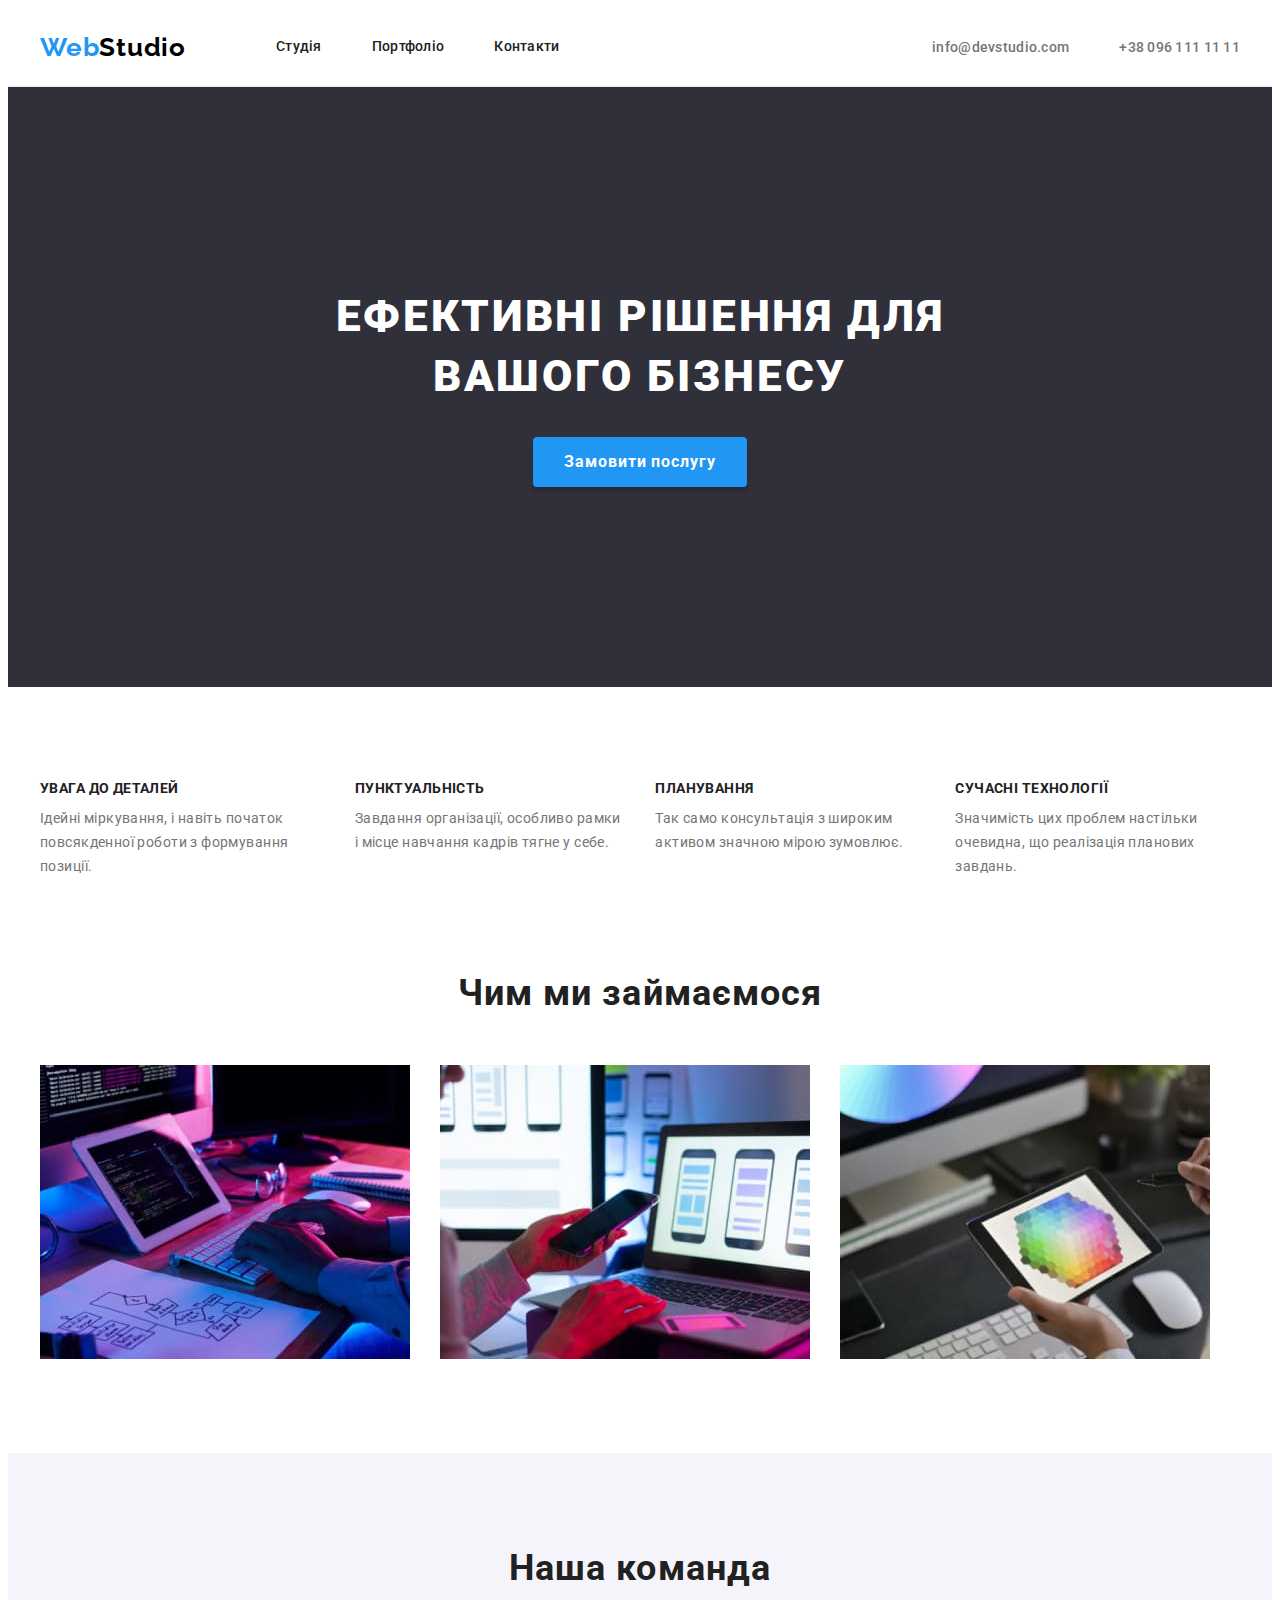
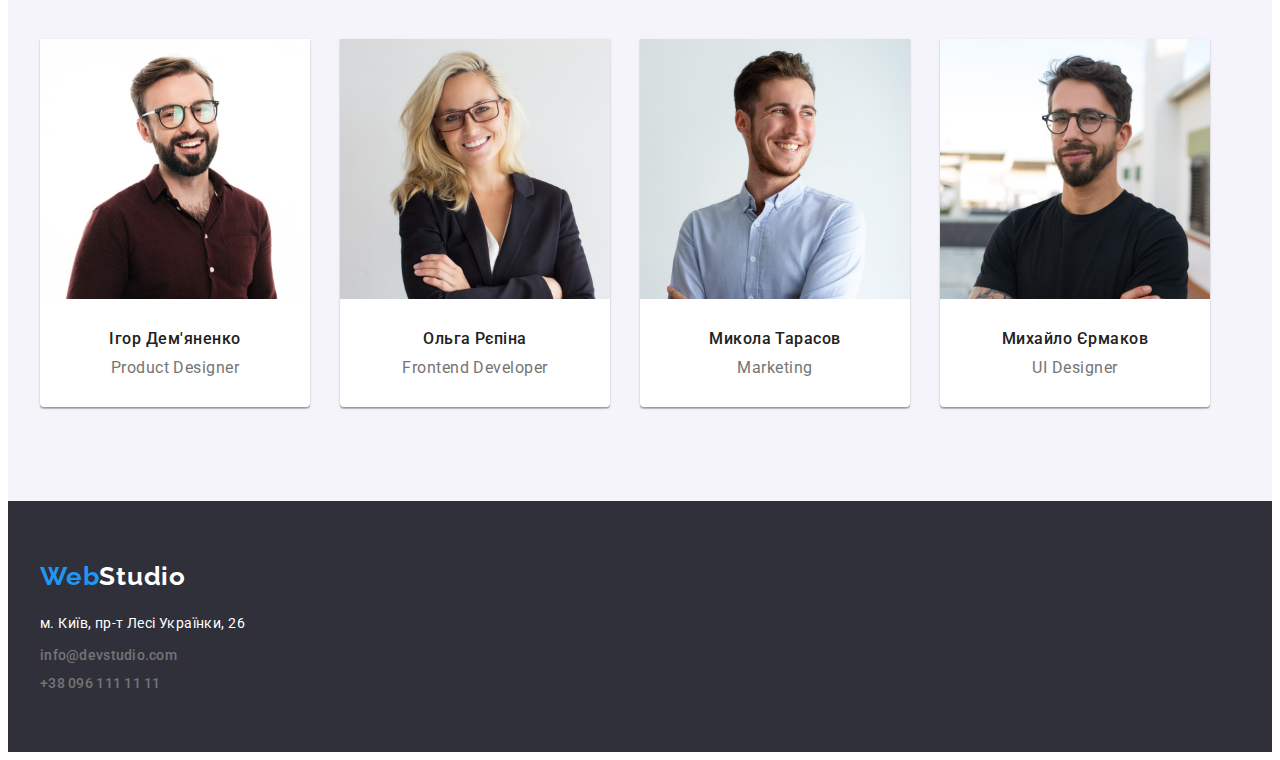
<file: index.html>
<!DOCTYPE html>
<html lang="uk">
  <head>
    <meta charset="UTF-8" />
    <meta http-equiv="X-UA-Compatible" content="IE=edge" />
    <meta name="viewport" content="width=device-width, initial-scale=1.0" />
    <title>Page</title>
    <link rel="preconnect" href="https://fonts.googleapis.com" />
    <link rel="preconnect" href="https://fonts.gstatic.com" crossorigin />
    <link
      href="https://fonts.googleapis.com/css2?family=Raleway:wght@700&family=Roboto:wght@400;500;700;900&display=swap"
      rel="stylesheet"
    />
    <link
      rel="stylesheet"
      href="https://cdnjs.cloudflare.com/ajax/libs/modern-normalize/1.1.0/modern-normalize.min.css"
      integrity="sha512-wpPYUAdjBVSE4KJnH1VR1HeZfpl1ub8YT/NKx4PuQ5NmX2tKuGu6U/JRp5y+Y8XG2tV+wKQpNHVUX03MfMFn9Q=="
      crossorigin="anonymous"
      referrerpolicy="no-referrer"
    />
    <link rel="stylesheet" href="css/styles.css" />
  </head>
  <body>
    <header class="line-header">
      <div class="container header-container">
        <nav class="page-nav">
          <a class="logo" href="./index.html"
            >Web<span class="logo-studio">Studio</span>
          </a>
          <ul class="site-nav">
            <li><a href="./index.html">Студія</a></li>
            <li><a href="./portfolio.html">Портфоліо</a></li>
            <li><a href="#">Контакти</a></li>
          </ul>
        </nav>
        <ul class="contacts page-nav">
          <li><a href="mailto:info@devstudio.com">info@devstudio.com</a></li>
          <li><a href="tel:+380961111111">+38 096 111 11 11</a></li>
        </ul>
      </div>
    </header>

    <main>
      <section class="hero">
        <div class="container">
          <h1 class="hero-title">Ефективні рішення для вашого бізнесу</h1>
          <button class="hero-button" type="button">Замовити послугу</button>
        </div>
      </section>

      <section class="feature-section">
        <div class="container">
          <h2 class="visually-hidden">Функції</h2>
          <ul class="category">
            <li>
              <h3 class="feature">Увага до деталей</h3>
              <p class="feature-list">
                Ідейні міркування, і навіть початок повсякденної роботи з
                формування позиції.
              </p>
            </li>
            <li>
              <h3 class="feature">Пунктуальність</h3>
              <p class="feature-list">
                Завдання організації, особливо рамки і місце навчання кадрів
                тягне у себе.
              </p>
            </li>
            <li>
              <h3 class="feature">Планування</h3>
              <p class="feature-list">
                Так само консультація з широким активом значною мірою зумовлює.
              </p>
            </li>
            <li>
              <h3 class="feature">Сучасні технології</h3>
              <p class="feature-list">
                Значимість цих проблем настільки очевидна, що реалізація
                планових завдань.
              </p>
            </li>
          </ul>
        </div>
      </section>

      <section class="credo-section">
        <div class="container">
          <h2 class="credo">Чим ми займаємося</h2>
          <ul class="list">
            <li><img src="./img/box1.jpg" width="370" alt="ми працюємо" /></li>
            <li>
              <img src="./img/box2.jpg" width="370" alt="оптимізація в дії" />
            </li>
            <li>
              <img src="./img/box3.jpg" width="370" alt="палітра кольорів" />
            </li>
          </ul>
        </div>
      </section>

      <section class="teamwork-section">
        <div class="container">
          <h2 class="teamwork">Наша команда</h2>
          <ul class="list">
            <li class="teamwork-list">
              <img
                src="./img/igor.jpg"
                alt="Ігор Дем'яненко"
                width="270"
                height="260"
              />
              <h3 class="team">Ігор Дем'яненко</h3>
              <p class="team-list">Product Designer</p>
            </li>
            <li class="teamwork-list">
              <img
                src="./img/olga.jpg"
                alt="Ольга Рєпіна"
                width="270"
                height="260"
              />
              <h3 class="team">Ольга Рєпіна</h3>
              <p class="team-list">Frontend Developer</p>
            </li>
            <li class="teamwork-list">
              <img
                src="./img/mykola.jpg"
                alt="Микола Тарасов"
                width="270"
                height="260"
              />
              <h3 class="team">Микола Тарасов</h3>
              <p class="team-list">Marketing</p>
            </li>
            <li class="teamwork-list">
              <img
                src="./img/myhailo.jpg"
                alt="Михайло Єрмаков"
                width="270"
                height="260"
              />
              <h3 class="team">Михайло Єрмаков</h3>
              <p class="team-list">UI Designer</p>
            </li>
          </ul>
        </div>
      </section>
    </main>

    <footer class="footer">
      <div class="container">
        <a class="logo logo-footer" href="./index.html"
          >Web<span class="logo-studio-white">Studio</span>
        </a>
        <address>
          <ul class="list-link">
            <li>
              <a
                class="adress"
                href="https://goo.gl/maps/oir7WCfMX85fitZb6"
                target="_blank"
                rel="noopener noreferrer"
              >
                м. Київ, пр-т Лесі Українки, 26
              </a>
            </li>
            <li class="contacts">
              <a href="mailto:info@devstudio.com">info@devstudio.com</a>
            </li>
            <li class="contacts">
              <a href="tel:+380961111111">+38 096 111 11 11</a>
            </li>
          </ul>
        </address>
      </div>
    </footer>
  </body>
</html>
</file>
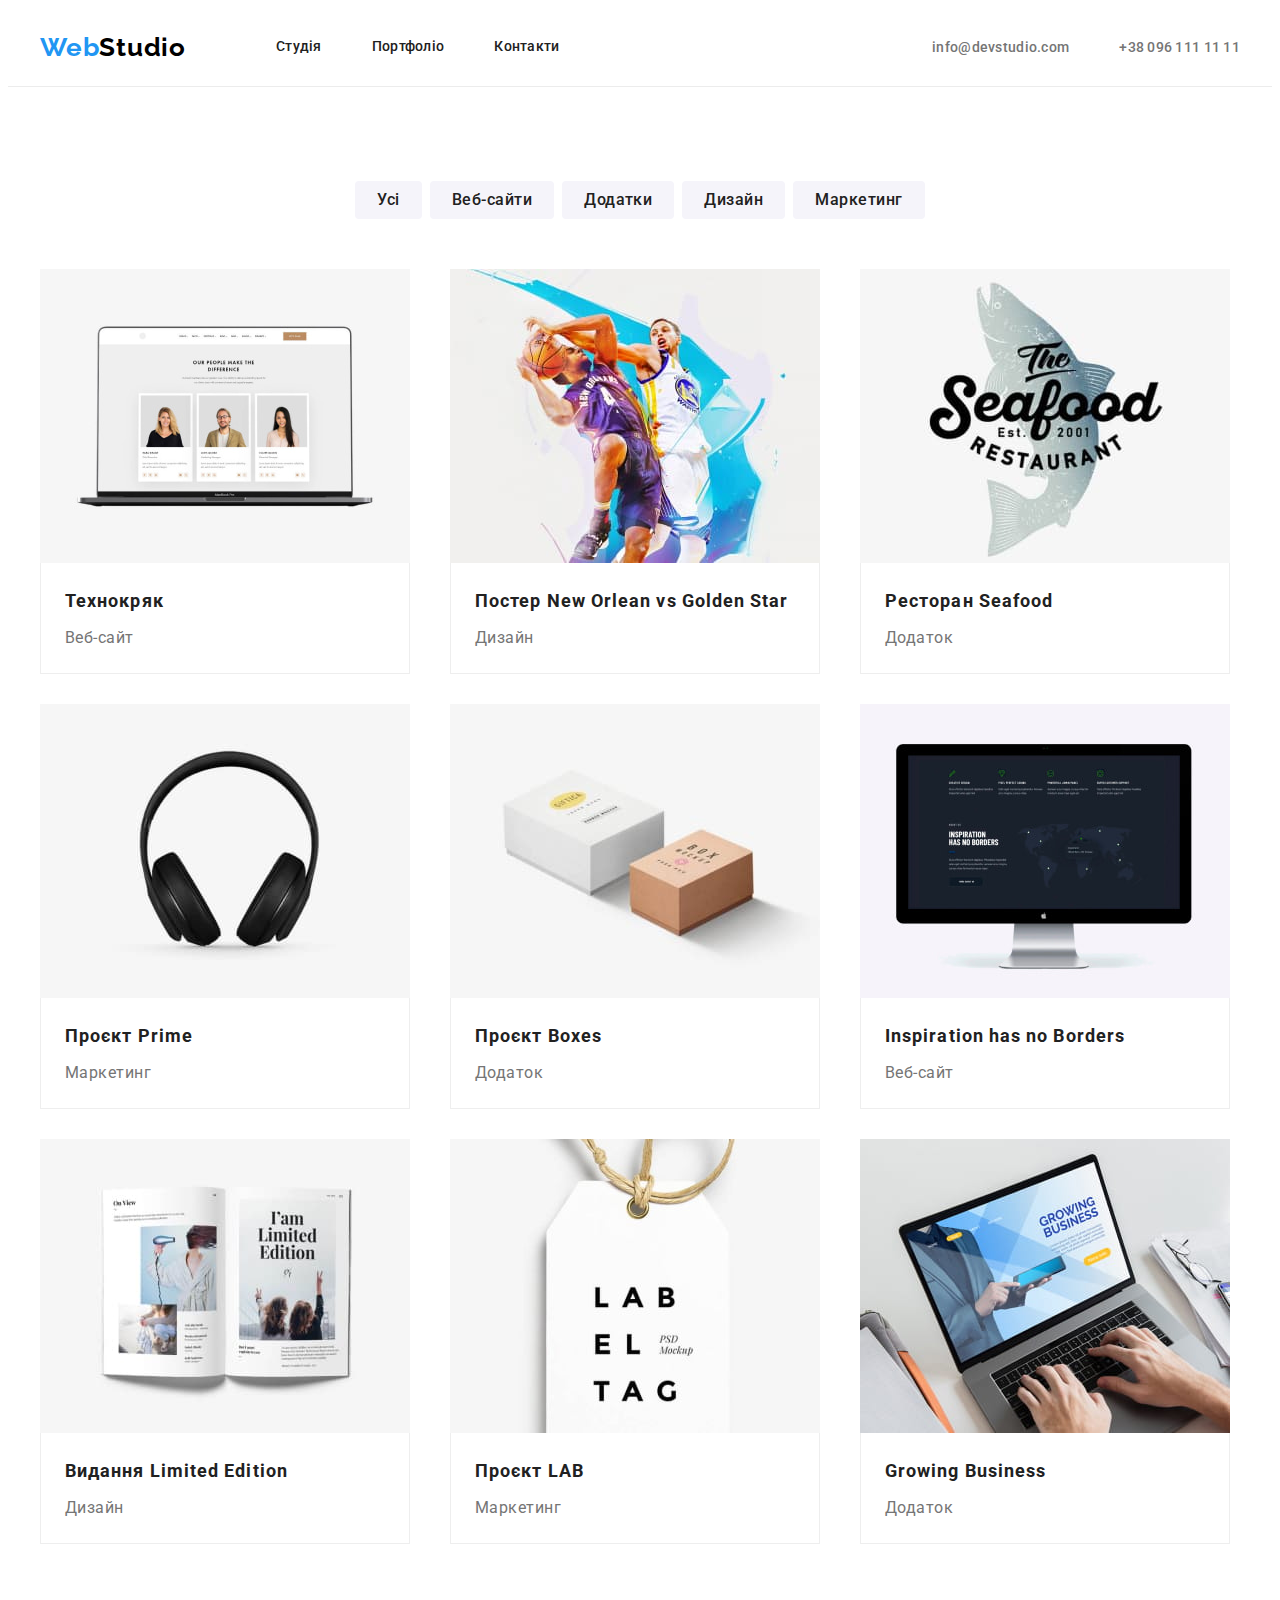
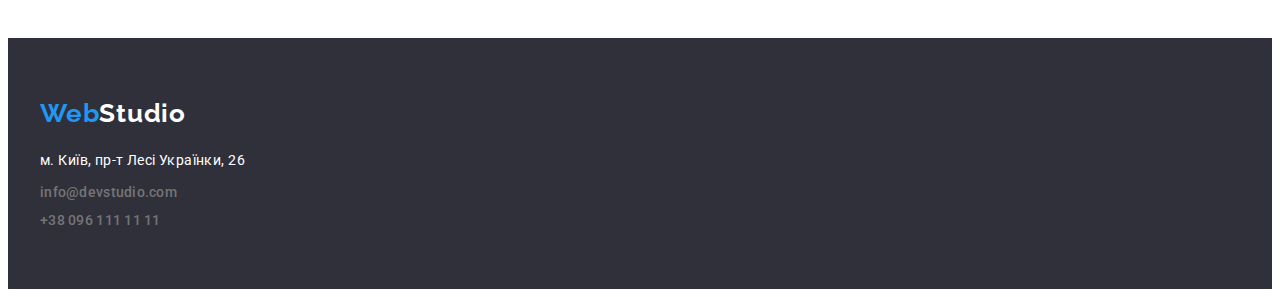
<file: portfolio.html>
<!DOCTYPE html>
<html lang="uk">
  <head>
    <meta charset="UTF-8" />
    <meta http-equiv="X-UA-Compatible" content="IE=edge" />
    <meta name="viewport" content="width=device-width, initial-scale=1.0" />
    <title>Page</title>
    <link rel="preconnect" href="https://fonts.googleapis.com" />
    <link rel="preconnect" href="https://fonts.gstatic.com" crossorigin />
    <link
      href="https://fonts.googleapis.com/css2?family=Raleway:wght@700&family=Roboto:wght@400;500;700;900&display=swap"
      rel="stylesheet"
    />
    <link
      rel="stylesheet"
      href="https://cdnjs.cloudflare.com/ajax/libs/modern-normalize/1.1.0/modern-normalize.min.css"
      integrity="sha512-wpPYUAdjBVSE4KJnH1VR1HeZfpl1ub8YT/NKx4PuQ5NmX2tKuGu6U/JRp5y+Y8XG2tV+wKQpNHVUX03MfMFn9Q=="
      crossorigin="anonymous"
      referrerpolicy="no-referrer"
    />
    <link rel="stylesheet" href="css/styles.css" />
  </head>
  <body>
    <header class="line-header">
      <div class="container header-container">
        <nav class="page-nav">
          <a class="logo" href="./index.html"
            >Web<span class="logo-studio">Studio</span>
          </a>
          <ul class="site-nav">
            <li><a href="./index.html">Студія</a></li>
            <li><a href="./portfolio.html">Портфоліо</a></li>
            <li><a href="#">Контакти</a></li>
          </ul>
        </nav>
        <ul class="contacts page-nav">
          <li><a href="mailto:info@devstudio.com">info@devstudio.com</a></li>
          <li><a href="tel:+380961111111">+38 096 111 11 11</a></li>
        </ul>
      </div>
    </header>

    <main>
      <section class="portfolio-section">
        <div class="container">
          <ul class="list-button">
            <li><button class="btn" type="button">Усі</button></li>
            <li><button class="btn" type="button">Веб-сайти</button></li>
            <li><button class="btn" type="button">Додатки</button></li>
            <li><button class="btn" type="button">Дизайн</button></li>
            <li><button class="btn" type="button">Маркетинг</button></li>
          </ul>
          <ul class="list">
            <li class="all-items">
              <a href="#">
                <img
                  src="./img/portfolio1.jpg"
                  width="370"
                  height="294"
                  alt="Веб-сайт Технокряк"
                />
                <div class="portfolio-list">
                  <h3 class="work-title">Технокряк</h3>
                  <p class="work-text">Веб-сайт</p>
                </div>
              </a>
            </li>
            <li class="all-items">
              <a href="#">
                <img
                  src="./img/portfolio2.jpg"
                  width="370"
                  height="294"
                  alt="Постер New Orlean vs Golden Star"
                />
                <div class="portfolio-list">
                  <h3 class="work-title">Постер New Orlean vs Golden Star</h3>
                  <p class="work-text">Дизайн</p>
                </div>
              </a>
            </li>
            <li class="all-items">
              <a href="#">
                <img
                  src="./img/portfolio3.jpg"
                  width="370"
                  height="294"
                  alt="Додаток Ресторан Seafood"
                />
                <div class="portfolio-list">
                  <h3 class="work-title">Ресторан Seafood</h3>
                  <p class="work-text">Додаток</p>
                </div>
              </a>
            </li>
            <li class="all-items">
              <a href="#">
                <img
                  src="./img/portfolio4.jpg"
                  width="370"
                  height="294"
                  alt="Проєкт Prime"
                />
                <div class="portfolio-list">
                  <h3 class="work-title">Проєкт Prime</h3>
                  <p class="work-text">Маркетинг</p>
                </div>
              </a>
            </li>
            <li class="all-items">
              <a href="#">
                <img
                  src="./img/portfolio5.jpg"
                  width="370"
                  height="294"
                  alt="Додаток Проєкт Boxes"
                />
                <div class="portfolio-list">
                  <h3 class="work-title">Проєкт Boxes</h3>
                  <p class="work-text">Додаток</p>
                </div>
              </a>
            </li>
            <li class="all-items">
              <a href="#">
                <img
                  src="./img/portfolio6.jpg"
                  width="370"
                  height="294"
                  alt="Веб-сайт Inspiration has no Borders"
                />
                <div class="portfolio-list">
                  <h3 class="work-title">Inspiration has no Borders</h3>
                  <p class="work-text">Веб-сайт</p>
                </div>
              </a>
            </li>
            <li class="all-items">
              <a href="#">
                <img
                  src="./img/portfolio7.jpg"
                  width="370"
                  height="294"
                  alt="Видання Limited Edition"
                />
                <div class="portfolio-list">
                  <h3 class="work-title">Видання Limited Edition</h3>
                  <p class="work-text">Дизайн</p>
                </div>
              </a>
            </li>
            <li class="all-items">
              <a href="#">
                <img
                  src="./img/portfolio8.jpg"
                  width="370"
                  height="294"
                  alt="Проєкт LAB"
                />
                <div class="portfolio-list">
                  <h3 class="work-title">Проєкт LAB</h3>
                  <p class="work-text">Маркетинг</p>
                </div>
              </a>
            </li>
            <li class="all-items">
              <a href="#">
                <img
                  src="./img/portfolio9.jpg"
                  width="370"
                  height="294"
                  alt="Додаток Growing Business"
                />
                <div class="portfolio-list">
                  <h3 class="work-title">Growing Business</h3>
                  <p class="work-text">Додаток</p>
                </div>
              </a>
            </li>
          </ul>
        </div>
      </section>
    </main>

    <footer class="footer">
      <div class="container">
        <a class="logo logo-footer" href="./index.html"
          >Web<span class="logo-studio-white">Studio</span>
        </a>
        <address>
          <ul class="list-link">
            <li>
              <a
                class="adress"
                href="https://goo.gl/maps/oir7WCfMX85fitZb6"
                target="_blank"
                rel="noopener noreferrer"
              >
                м. Київ, пр-т Лесі Українки, 26
              </a>
            </li>
            <li class="contacts">
              <a href="mailto:info@devstudio.com">info@devstudio.com</a>
            </li>
            <li class="contacts">
              <a href="tel:+380961111111">+38 096 111 11 11</a>
            </li>
          </ul>
        </address>
      </div>
    </footer>
  </body>
</html>
</file>
<file: css/styles.css>
:root {
  --hover-color: #2196f3;
  --team-color: #757575;
  --white-text: #ffffff;
  --site-nav-text: #212121;
  --back-list-color: #f5f4fa;
  --special-btn-color: #188ce8;
  --color-black: #000000;
  --footer-bgc: #2f303a;
}
body {
  background: var(--white-text);
  color: var(--color-black);
  font-family: "Roboto", sans-serif;
}
p,
h1,
h2,
h3,
h4,
h5,
h6 {
  margin: 0;
}
ul,
ol {
  margin: 0;
  padding-left: 0;
  list-style: none;
}
button {
  cursor: pointer;
  border: none;
  font-family: inherit;
}
a {
  color: currentColor;
  text-decoration: none;
}
img {
  display: block;
  max-width: 100%;
  height: auto;
}
.line-header {
  border: 1px solid #ececec;
  border-top: none;
  border-left: none;
  border-right: none;
}

.container {
  width: 1200px;
  padding-left: 15px;
  padding-right: 15px;
  margin: 0 auto;
}

.header-container {
  display: flex;
  align-items: center;
}
.page-nav {
  display: flex;
  align-items: center;
}

.logo {
  font-family: "Raleway", sans-serif;
  font-style: normal;
  font-weight: 700;
  font-size: 26px;
  line-height: 1.19;
  letter-spacing: 0.03em;
  color: var(--hover-color);
  text-decoration: none;
}

.logo-studio {
  font-family: "Raleway", sans-serif;
  font-style: normal;
  font-weight: 700;
  font-size: 26px;
  line-height: 1.19;
  letter-spacing: 0.03em;
  color: var(--color-black);
}

.site-nav {
  display: flex;
  align-items: center;
  margin-left: 90px;
  gap: 50px;
}
.site-nav a {
  display: block;
  font-weight: 500;
  font-size: 14px;
  line-height: 1.14;
  letter-spacing: 0.02em;
  color: var(--site-nav-text);
  padding: 31px 0px;
}

.site-nav a:hover,
.site-nav a:focus {
  color: var(--hover-color);
}
.contacts {
  margin-left: auto;
  gap: 50px;
}
.contacts a {
  font-family: "Roboto", sans-serif;
  font-style: normal;
  font-weight: 500;
  font-size: 14px;
  line-height: 1.14;
  letter-spacing: 0.02em;
  color: var(--team-color);
}

.contacts a:hover,
.contacts a:focus {
  color: var(--hover-color);
}

.hero {
  background-color: var(--footer-bgc);

  text-align: center;
  padding-top: 200px;
  padding-bottom: 200px;
}
.hero-title {
  font-weight: 900;
  font-size: 44px;
  line-height: 1.36;

  letter-spacing: 0.06em;
  text-transform: uppercase;
  color: var(--white-text);

  margin-bottom: 30px;
  margin-right: auto;
  margin-left: auto;
  max-width: 696px;
}
.hero-button {
  font-family: "Roboto", sans-serif;
  font-style: normal;
  font-weight: 700;
  font-size: 16px;
  line-height: 1.88;
  padding: 10px 31px;

  align-items: center;
  letter-spacing: 0.06em;
  color: var(--white-text);
  background: var(--hover-color);
  box-shadow: 0px 4px 4px rgba(0, 0, 0, 0.15);
  border-radius: 4px;
}

.hero-button:hover,
.hero-button:focus {
  background-color: var(--special-btn-color);
}

.list {
  display: flex;
  flex-wrap: wrap;
  gap: 30px;
}
.feature-section {
  padding-top: 94px;
  padding-bottom: 94px;
}

.category {
  display: flex;
  flex-wrap: nowrap;
  flex-basis: calc(100% / 4 - 30px);
  justify-content: center;
  gap: 30px;
}
.category > li {
  min-width: 270px;
}
.visually-hidden {
  position: absolute;
  white-space: nowrap;
  width: 1px;
  height: 1px;
  overflow: hidden;
  border: 0;
  padding: 0;
  clip: rect(0, 0, 0, 0);
  clip-path: inset(50%);
  margin: -1px;
}
.feature {
  font-weight: 700;
  font-size: 14px;
  line-height: 1.14;
  letter-spacing: 0.03em;
  text-transform: uppercase;
  color: var(--site-nav-text);
  margin-bottom: 10px;
}
.feature-list {
  font-weight: 400;
  font-size: 14px;
  line-height: 1.71;
  letter-spacing: 0.03em;
  color: var(--team-color);
}
.credo-section {
  padding-bottom: 94px;
}
.credo {
  font-weight: 700;
  font-size: 36px;
  line-height: 1.17;
  text-align: center;
  letter-spacing: 0.03em;
  color: var(--site-nav-text);
  margin-bottom: 50px;
}
.teamwork-section {
  background-color: var(--back-list-color);
  padding-top: 94px;
  padding-bottom: 94px;
}
.teamwork {
  font-weight: 700;
  font-size: 36px;
  line-height: 1.17;
  text-align: center;
  letter-spacing: 0.03em;
  color: var(--site-nav-text);
  margin-bottom: 50px;
}
.team {
  font-weight: 500;
  font-size: 16px;
  line-height: 1.19;
  text-align: center;
  letter-spacing: 0.03em;
  color: var(--site-nav-text);
  margin-top: 30px;
}
.team-list {
  font-weight: 400;
  font-size: 16px;
  line-height: 1.19;
  text-align: center;
  letter-spacing: 0.03em;
  color: var(--team-color);
  margin-top: 10px;
  margin-bottom: 30px;
}
.teamwork-list {
  background-color: var(--white-text);
  box-shadow: 0px 1px 3px rgba(0, 0, 0, 0.12), 0px 1px 1px rgba(0, 0, 0, 0.14),
    0px 2px 1px rgba(0, 0, 0, 0.2);
  border-radius: 0px 0px 4px 4px;
}

.footer {
  background: var(--footer-bgc);
  padding-top: 60px;
  padding-bottom: 60px;
}
.logo-footer {
  display: inline-block;
  margin-bottom: 20px;
}
.logo-studio-white {
  color: var(--white-text);
}
.adress {
  font-style: normal;
  font-weight: 400;
  font-size: 14px;
  line-height: 1.71;
  letter-spacing: 0.03em;
  color: var(--white-text);
}
.adress:hover,
.adress:focus {
  color: var(--hover-color);
}

.work-title {
  font-weight: 700;
  font-size: 18px;
  line-height: 2;
  letter-spacing: 0.06em;
  color: var(--site-nav-text);

  margin-bottom: 4px;
}
.work-text {
  font-weight: 400;
  font-size: 16px;
  line-height: 1.88;
  letter-spacing: 0.03em;
  color: var(--team-color);
}
.list-link li:not(:last-child) {
  margin-bottom: 9px;
}

/* portfolio */
.portfolio-section {
  padding-bottom: 94px;
  padding-top: 94px;
}
.btn {
  font-family: "Roboto", sans-serif;
  cursor: pointer;
  font-style: normal;
  font-weight: 500;
  font-size: 16px;
  line-height: 1.62;
  text-align: center;
  letter-spacing: 0.03em;
  color: var(--site-nav-text);
  background: var(--back-list-color);
  border-radius: 4px;
  border: 0;

  padding: 5px 22px;
  min-height: 38px;
}
.btn:hover,
.btn:focus {
  color: var(--white-text);
  background: var(--hover-color);
  box-shadow: 0px 3px 1px rgba(0, 0, 0, 0.1), 0px 1px 2px rgba(0, 0, 0, 0.08),
    0px 2px 2px rgba(0, 0, 0, 0.12);
  border-radius: 4px;
}
.list-button {
  display: flex;
  justify-content: center;
  gap: 8px;
  margin-bottom: 50px;
}
.portfolio-list {
  border: 1px solid #eeeeee;
  border-top: none;
  padding-top: 20px;
  padding-bottom: 20px;
  padding-left: 24px;
  padding-right: 24px;
}
.all-items {
  display: flex;
  flex-basis: calc((100% - 2 * 30px) / 3);
}
</file>
